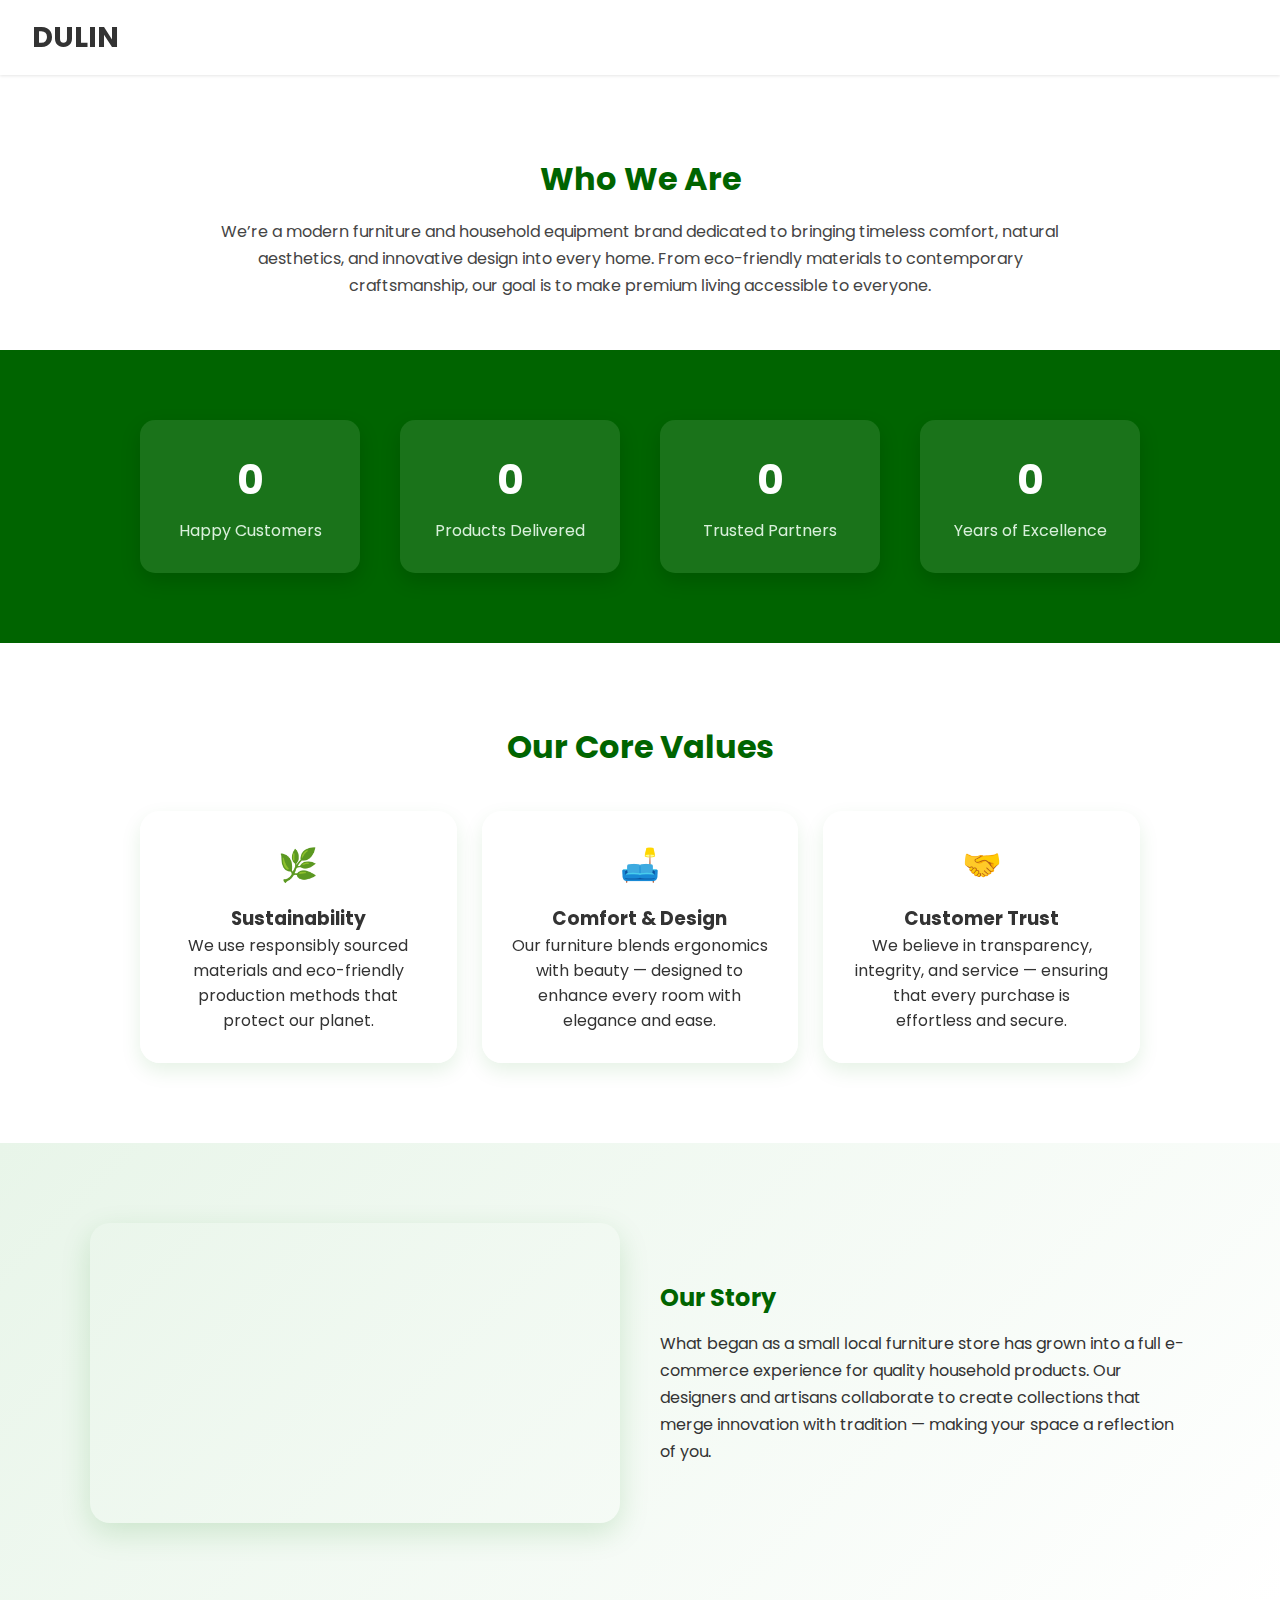
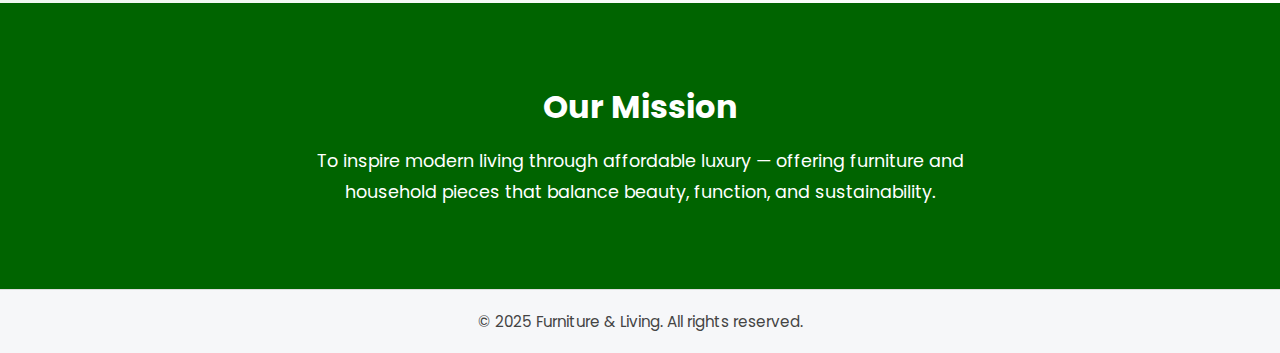
<file: about.html>
<!DOCTYPE html>
<html lang="en">
<head>
  <meta charset="UTF-8" />
  <meta name="viewport" content="width=device-width, initial-scale=1.0" />
  <title>About Us | Furniture & Living</title>
  <link href="https://fonts.googleapis.com/css2?family=Poppins:wght@400;500;600;700&display=swap" rel="stylesheet">
  <link rel="stylesheet" href="about.css">
  <link rel="stylesheet" href="style.css">
</head>
<body>

  <!-- Navigation -->
  <nav>
    <a href="index.html" class="logo">DULIN</a>
  </nav>

  <!-- Introduction -->
  <section class="about-intro">
    <div class="content">
      <h2>Who We Are</h2>
      <p>
        We’re a modern furniture and household equipment brand dedicated to bringing timeless comfort,
        natural aesthetics, and innovative design into every home. From eco-friendly materials to
        contemporary craftsmanship, our goal is to make premium living accessible to everyone.
      </p>
    </div>
  </section>

  <!-- Stats Section -->
  <section class="about-stats">
    <div class="stats-container">
      <div class="stat-card">
        <h3 class="count" data-target="10000">0</h3>
        <p>Happy Customers</p>
      </div>
      <div class="stat-card">
        <h3 class="count" data-target="5000">0</h3>
        <p>Products Delivered</p>
      </div>
      <div class="stat-card">
        <h3 class="count" data-target="50">0</h3>
        <p>Trusted Partners</p>
      </div>
      <div class="stat-card">
        <h3 class="count" data-target="8">0</h3>
        <p>Years of Excellence</p>
      </div>
    </div>
  </section>

  <!-- Values -->
  <section class="about-values">
    <h2>Our Core Values</h2>
    <div class="values-grid">
      <div class="value-card">
        <div class="icon">🌿</div>
        <h3>Sustainability</h3>
        <p>We use responsibly sourced materials and eco-friendly production methods that protect our planet.</p>
      </div>

      <div class="value-card">
        <div class="icon">🛋️</div>
        <h3>Comfort & Design</h3>
        <p>Our furniture blends ergonomics with beauty — designed to enhance every room with elegance and ease.</p>
      </div>

      <div class="value-card">
        <div class="icon">🤝</div>
        <h3>Customer Trust</h3>
        <p>We believe in transparency, integrity, and service — ensuring that every purchase is effortless and secure.</p>
      </div>
    </div>
  </section>

  <!-- Story -->
  <section class="about-story">
    <div class="story-container">
      <div class="story-image"></div>
      <div class="story-text">
        <h2>Our Story</h2>
        <p>
          What began as a small local furniture store has grown into a full e-commerce experience for
          quality household products. Our designers and artisans collaborate to create collections
          that merge innovation with tradition — making your space a reflection of you.
        </p>
      </div>
    </div>
  </section>

  <!-- Mission -->
  <section class="about-mission">
    <div class="mission-content">
      <h2>Our Mission</h2>
      <p>
        To inspire modern living through affordable luxury — offering furniture and household pieces
        that balance beauty, function, and sustainability.
      </p>
    </div>
  </section>

  <!-- Footer -->
  <footer class="about-footer">
    <p>© 2025 Furniture & Living. All rights reserved.</p>
  </footer>

  <!-- Counter Animation Script -->
  <script>
    const counters = document.querySelectorAll('.count');
    const speed = 150;

    const animateCounters = () => {
      counters.forEach(counter => {
        const updateCount = () => {
          const target = +counter.getAttribute('data-target');
          const count = +counter.innerText;
          const increment = target / speed;

          if (count < target) {
            counter.innerText = Math.ceil(count + increment);
            setTimeout(updateCount, 20);
          } else {
            counter.innerText = target.toLocaleString();
          }
        };
        updateCount();
      });
    };

    let triggered = false;
    window.addEventListener('scroll', () => {
      const section = document.querySelector('.about-stats');
      const sectionTop = section.offsetTop - window.innerHeight + 200;
      if (window.scrollY > sectionTop && !triggered) {
        animateCounters();
        triggered = true;
      }
    });
  </script>
<script src="main.js"></script>
</body>
</html>
</file>
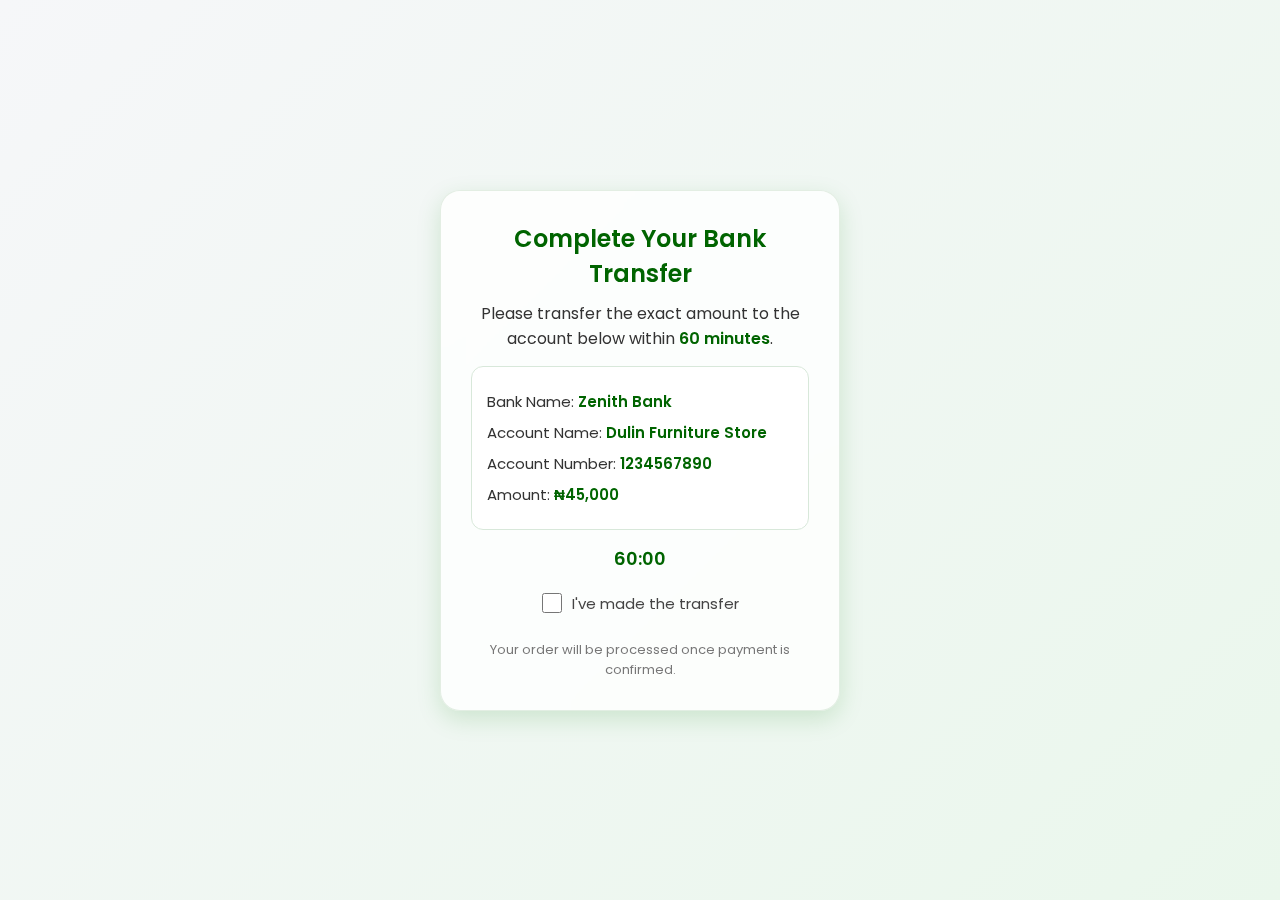
<file: bank-transfer.html>
<!DOCTYPE html>
<html lang="en">
<head>
  <meta charset="UTF-8">
  <meta name="viewport" content="width=device-width, initial-scale=1.0">
  <title>Dulin Bank Transfer</title>
  <link href="https://fonts.googleapis.com/css2?family=Poppins:wght@400;600&display=swap" rel="stylesheet">
  <style>
    * {
      margin: 0;
      padding: 0;
      box-sizing: border-box;
      font-family: "Poppins", sans-serif;
    }

    body {
      background: linear-gradient(135deg, #f6f7f9, #eaf7ec);
      color: #333;
      display: flex;
      align-items: center;
      justify-content: center;
      height: 100vh;
    }

    .transfer-container {
      background: rgba(255, 255, 255, 0.8);
      border: 1px solid rgba(0, 100, 0, 0.1);
      box-shadow: 0 8px 25px rgba(0, 128, 0, 0.15);
      border-radius: 20px;
      width: 400px;
      padding: 30px;
      text-align: center;
      backdrop-filter: blur(10px);
    }

    h2 {
      color: darkgreen;
      margin-bottom: 10px;
      font-weight: 600;
    }

    .bank-details {
      background: #fff;
      border: 1px solid #d8e8da;
      border-radius: 12px;
      padding: 15px;
      margin: 15px 0;
      text-align: left;
    }

    .bank-details p {
      margin: 8px 0;
      color: #333;
      font-size: 15px;
    }

    .bank-details span {
      color: darkgreen;
      font-weight: 600;
    }

    .countdown {
      margin: 15px 0;
      font-size: 18px;
      color: darkgreen;
      font-weight: 600;
    }

    label {
      display: flex;
      align-items: center;
      justify-content: center;
      gap: 10px;
      margin-top: 20px;
      cursor: pointer;
      color: #444;
      font-size: 15px;
    }

    input[type="checkbox"] {
      width: 20px;
      height: 20px;
      accent-color: darkgreen;
      cursor: pointer;
    }

    .loader {
      display: none;
      margin-top: 20px;
    }

    .loader div {
      width: 18px;
      height: 18px;
      border-radius: 50%;
      background: darkgreen;
      animation: bounce 1s infinite ease-in-out alternate;
    }

    @keyframes bounce {
      from { transform: translateY(0); }
      to { transform: translateY(-15px); }
    }

    .footer-note {
      margin-top: 25px;
      font-size: 13px;
      color: #777;
    }

    .highlight {
      color: darkgreen;
      font-weight: 600;
    }
  </style>
</head>
<body>

  <div class="transfer-container">
    <h2>Complete Your Bank Transfer</h2>
    <p>Please transfer the exact amount to the account below within <span class="highlight">60 minutes</span>.</p>

    <div class="bank-details">
      <p>Bank Name: <span>Zenith Bank</span></p>
      <p>Account Name: <span>Dulin Furniture Store</span></p>
      <p>Account Number: <span>1234567890</span></p>
      <p>Amount: <span>₦45,000</span></p>
    </div>

    <div class="countdown" id="countdown">60:00</div>

    <label>
      <input type="checkbox" id="confirmTransfer">
      I've made the transfer
    </label>

    <div class="loader" id="loader">
      <div></div>
    </div>

    <p class="footer-note">Your order will be processed once payment is confirmed.</p>
  </div>

  <script>
    // Countdown timer (60 mins)
    let timeLeft = 60 * 60; // seconds
    const countdown = document.getElementById('countdown');

    const timer = setInterval(() => {
      const minutes = Math.floor(timeLeft / 60);
      const seconds = timeLeft % 60;
      countdown.textContent = `${minutes}:${seconds < 10 ? '0' : ''}${seconds}`;
      timeLeft--;

      if (timeLeft < 0) {
        clearInterval(timer);
        countdown.textContent = "Time expired!";
        countdown.style.color = "red";
      }
    }, 1000);

    // Redirect after confirmation
    const checkbox = document.getElementById('confirmTransfer');
    const loader = document.getElementById('loader');

    checkbox.addEventListener('change', () => {
      if (checkbox.checked) {
        loader.style.display = 'flex';
        setTimeout(() => {
          window.location.href = "payment-otp.html";
        }, 2500);
      } else {
        loader.style.display = 'none';
      }
    });
  </script>

</body>
</html>
</file>
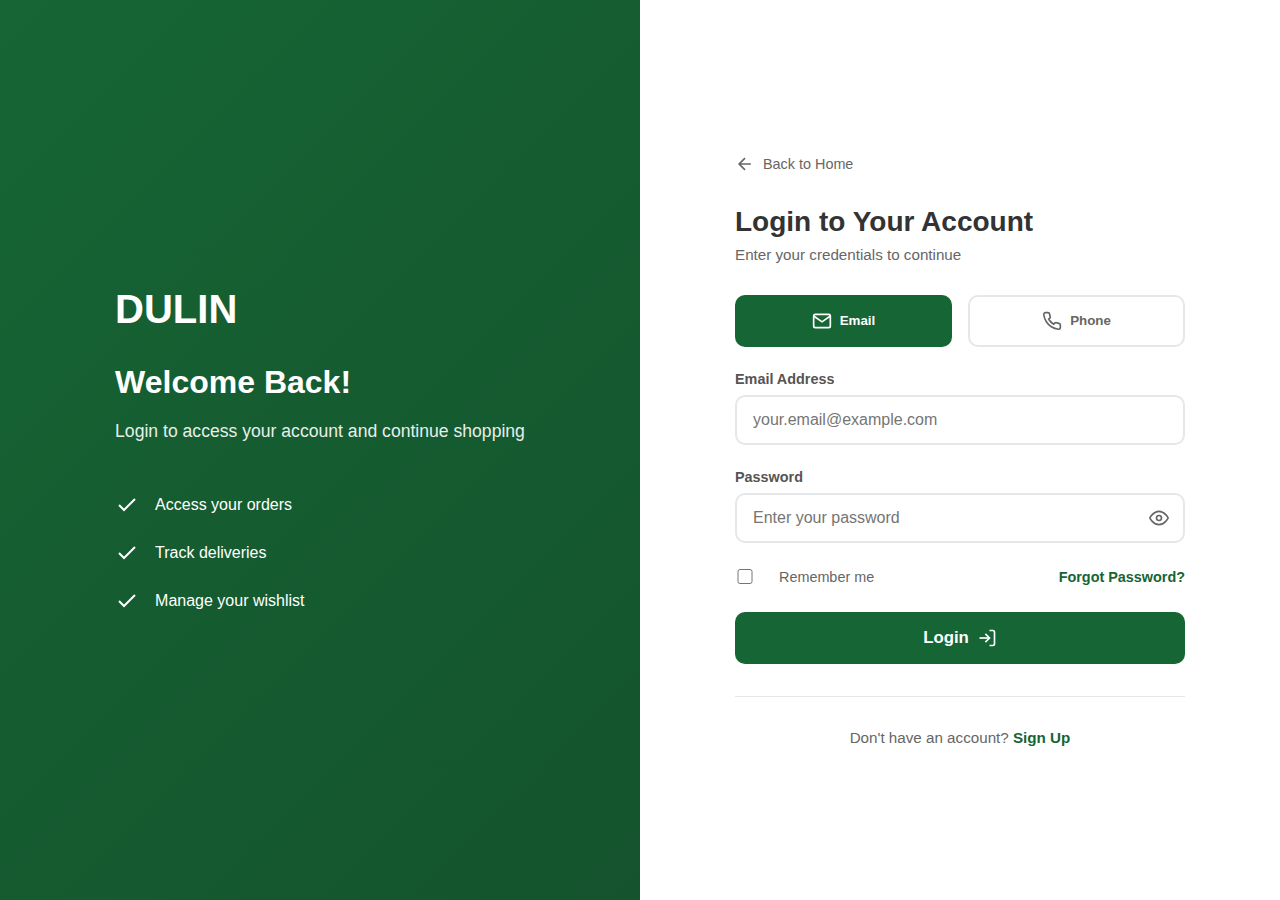
<file: login.html>
<!DOCTYPE html>
<html lang="en">
<head>
    <meta charset="UTF-8">
    <meta name="viewport" content="width=device-width, initial-scale=1.0">
    <title>Login - Dulin</title>
    <link rel="stylesheet" href="auth.css">
</head>
<body>
    <div class="auth-container">
        <!-- Left Side - Branding -->
        <div class="auth-left">
            <div class="auth-branding">
                <h1 class="logo">DULIN</h1>
                <h2>Welcome Back!</h2>
                <p>Login to access your account and continue shopping</p>
                <div class="features">
                    <div class="feature-item">
                        <svg width="24" height="24" viewBox="0 0 24 24" fill="none" stroke="currentColor" stroke-width="2">
                            <polyline points="20 6 9 17 4 12"></polyline>
                        </svg>
                        <span>Access your orders</span>
                    </div>
                    <div class="feature-item">
                        <svg width="24" height="24" viewBox="0 0 24 24" fill="none" stroke="currentColor" stroke-width="2">
                            <polyline points="20 6 9 17 4 12"></polyline>
                        </svg>
                        <span>Track deliveries</span>
                    </div>
                    <div class="feature-item">
                        <svg width="24" height="24" viewBox="0 0 24 24" fill="none" stroke="currentColor" stroke-width="2">
                            <polyline points="20 6 9 17 4 12"></polyline>
                        </svg>
                        <span>Manage your wishlist</span>
                    </div>
                </div>
            </div>
        </div>

        <!-- Right Side - Form -->
        <div class="auth-right">
            <div class="auth-form-container">
                <a href="index.html" class="back-home">
                    <svg width="20" height="20" viewBox="0 0 24 24" fill="none" stroke="currentColor" stroke-width="2">
                        <path d="M19 12H5M12 19l-7-7 7-7"/>
                    </svg>
                    Back to Home
                </a>

                <div class="form-header">
                    <h2>Login to Your Account</h2>
                    <p>Enter your credentials to continue</p>
                </div>

                <form id="loginForm" data-netlify="false">
                    <!-- Choice Tabs -->
                    <div class="choice-tabs">
                        <button type="button" class="choice-tab active" data-choice="email" onclick="switchLoginChoice('email')">
                            <svg width="20" height="20" viewBox="0 0 24 24" fill="none" stroke="currentColor" stroke-width="2">
                                <path d="M4 4h16c1.1 0 2 .9 2 2v12c0 1.1-.9 2-2 2H4c-1.1 0-2-.9-2-2V6c0-1.1.9-2 2-2z"></path>
                                <polyline points="22,6 12,13 2,6"></polyline>
                            </svg>
                            Email
                        </button>
                        <button type="button" class="choice-tab" data-choice="phone" onclick="switchLoginChoice('phone')">
                            <svg width="20" height="20" viewBox="0 0 24 24" fill="none" stroke="currentColor" stroke-width="2">
                                <path d="M22 16.92v3a2 2 0 0 1-2.18 2 19.79 19.79 0 0 1-8.63-3.07 19.5 19.5 0 0 1-6-6 19.79 19.79 0 0 1-3.07-8.67A2 2 0 0 1 4.11 2h3a2 2 0 0 1 2 1.72 12.84 12.84 0 0 0 .7 2.81 2 2 0 0 1-.45 2.11L8.09 9.91a16 16 0 0 0 6 6l1.27-1.27a2 2 0 0 1 2.11-.45 12.84 12.84 0 0 0 2.81.7A2 2 0 0 1 22 16.92z"></path>
                            </svg>
                            Phone
                        </button>
                    </div>

                    <!-- Email Input -->
                    <div class="form-group" id="loginEmailGroup">
                        <label for="loginEmail">Email Address</label>
                        <input type="email" id="loginEmail" placeholder="your.email@example.com">
                    </div>

                    <!-- Phone Input -->
                    <div class="form-group" id="loginPhoneGroup" style="display: none;">
                        <label for="loginPhone">Phone Number</label>
                        <div class="phone-input">
                            <select id="loginCountryCode" class="country-select">
                                <option value="+234" data-flag="🇳🇬">NG +234</option>
                                <option value="+1" data-flag="🇺🇸">🇺🇸 +1</option>
                                <option value="+44" data-flag="🇬🇧">🇬🇧 +44</option>
                                <option value="+91" data-flag="🇮🇳">🇮🇳 +91</option>
                                <option value="+86" data-flag="🇨🇳">🇨🇳 +86</option>
                                <option value="+81" data-flag="🇯🇵">🇯🇵 +81</option>
                                <option value="+49" data-flag="🇩🇪">🇩🇪 +49</option>
                                <option value="+33" data-flag="🇫🇷">🇫🇷 +33</option>
                            </select>
                            <input type="tel" id="loginPhone" placeholder="800 000 0000">
                        </div>
                    </div>

                    <!-- Password -->
                    <div class="form-group">
                        <label for="loginPassword">Password</label>
                        <div class="password-input">
                            <input type="password" id="loginPassword" placeholder="Enter your password">
                            <button type="button" class="toggle-password" onclick="togglePassword('loginPassword')">
                                <svg width="20" height="20" viewBox="0 0 24 24" fill="none" stroke="currentColor" stroke-width="2">
                                    <path d="M1 12s4-8 11-8 11 8 11 8-4 8-11 8-11-8-11-8z"></path>
                                    <circle cx="12" cy="12" r="3"></circle>
                                </svg>
                            </button>
                        </div>
                    </div>

                    <!-- Remember Me & Forgot Password -->
                    <div class="form-options">
                        <label class="checkbox-label">
                            <input type="checkbox" id="rememberMe">
                            <span class="checkbox-custom"></span>
                            <span class="checkbox-text">Remember me</span>
                        </label>
                        <a href="#" class="forgot-password">Forgot Password?</a>
                    </div>
                   
                    <button type="submit" class="submit-btn">
                       Login
                        <svg width="20" height="20" viewBox="0 0 24 24" fill="none" stroke="currentColor" stroke-width="2">
                            <path d="M15 3h4a2 2 0 0 1 2 2v14a2 2 0 0 1-2 2h-4"></path>
                            <polyline points="10 17 15 12 10 7"></polyline>
                            <line x1="15" y1="12" x2="3" y2="12"></line>
                        </svg>
                    </button>
                </form>

                <div class="form-footer">
                    <p>Don't have an account? <a href="signup.html">Sign Up</a></p>
                </div>
            </div>
        </div>
    </div>

    <script src="auth.js"></script>
</body>
</html>
</file>
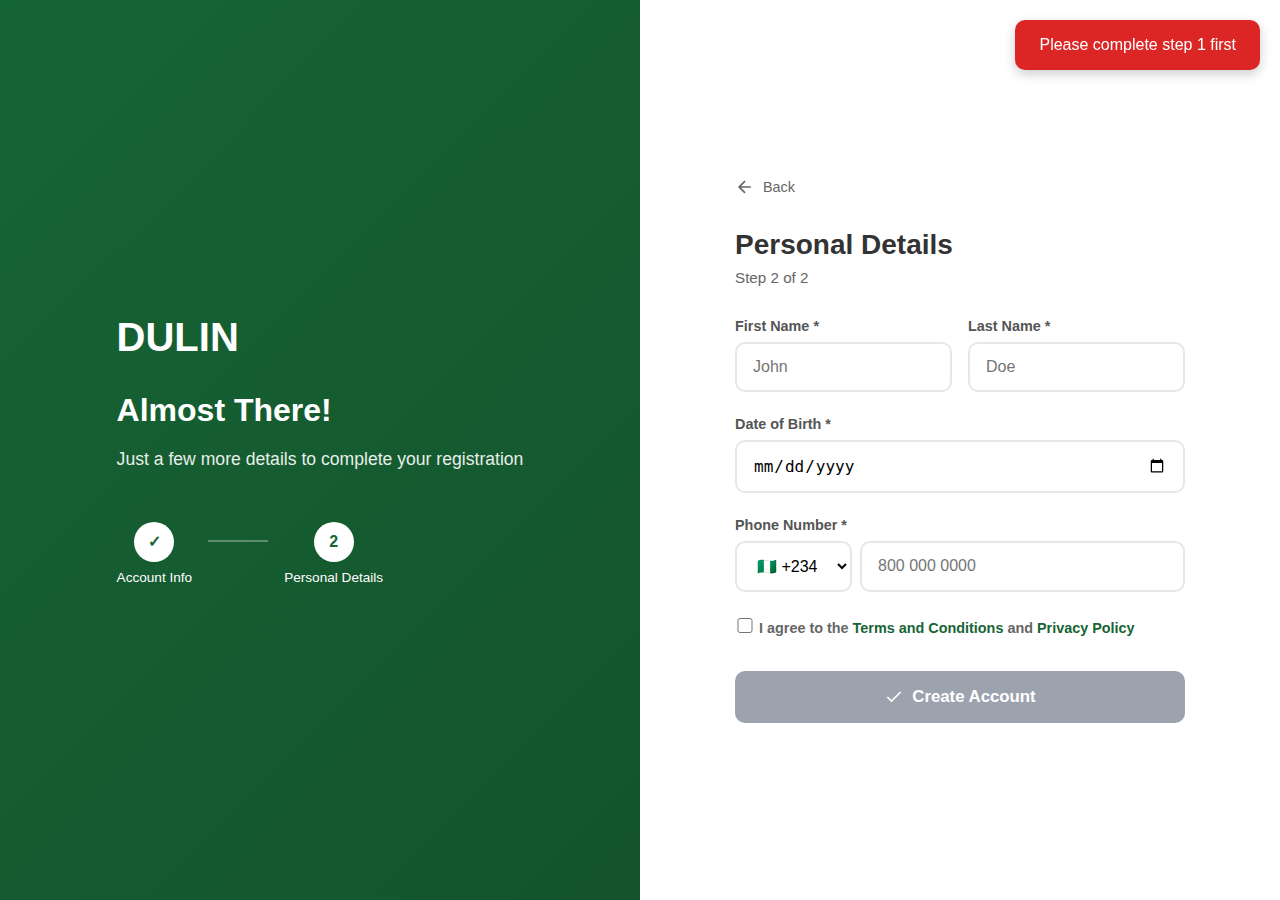
<file: signup-details.html>
<!DOCTYPE html>
<html lang="en">
<head>
    <meta charset="UTF-8">
    <meta name="viewport" content="width=device-width, initial-scale=1.0">
    <title>Personal Details - Dulin</title>
    <link rel="stylesheet" href="auth.css">
</head>
<body>
    <div class="auth-container">
        <!-- Left Side - Branding -->
        <div class="auth-left">
            <div class="auth-branding">
                <h1 class="logo">DULIN</h1>
                <h2>Almost There!</h2>
                <p>Just a few more details to complete your registration</p>
                <div class="progress-steps">
                    <div class="progress-step completed">
                        <div class="step-circle">✓</div>
                        <span>Account Info</span>
                    </div>
                    <div class="progress-line"></div>
                    <div class="progress-step active">
                        <div class="step-circle">2</div>
                        <span>Personal Details</span>
                    </div>
                </div>
            </div>
        </div>

        <!-- Right Side - Form -->
        <div class="auth-right">
            <div class="auth-form-container">
                <button class="back-btn" onclick="goBack()">
                    <svg width="20" height="20" viewBox="0 0 24 24" fill="none" stroke="currentColor" stroke-width="2">
                        <path d="M19 12H5M12 19l-7-7 7-7"/>
                    </svg>
                    Back
                </button>

                <div class="form-header">
                    <h2>Personal Details</h2>
                    <p>Step 2 of 2</p>
                </div>

                <form id="detailsForm" data-netlify="false">
                    <div class="form-row">
                        <div class="form-group">
                            <label for="firstName">First Name *</label>
                            <input type="text" id="firstName" placeholder="John" required>
                        </div>
                        <div class="form-group">
                            <label for="lastName">Last Name *</label>
                            <input type="text" id="lastName" placeholder="Doe" required>
                        </div>
                    </div>

                    <div class="form-group">
                        <label for="birthDate">Date of Birth *</label>
                        <input type="date" id="birthDate" required>
                    </div>

                    <div class="form-group">
                        <label for="phoneNumber">Phone Number *</label>
                        <div class="phone-input">
                            <select id="phoneCountryCode" class="country-select">
                                <option value="+234" data-flag="🇳🇬">🇳🇬 +234</option>
                                <option value="+1" data-flag="🇺🇸">🇺🇸 +1</option>
                                <option value="+44" data-flag="🇬🇧">🇬🇧 +44</option>
                                <option value="+91" data-flag="🇮🇳">🇮🇳 +91</option>
                                <option value="+86" data-flag="🇨🇳">🇨🇳 +86</option>
                                <option value="+81" data-flag="🇯🇵">🇯🇵 +81</option>
                                <option value="+49" data-flag="🇩🇪">🇩🇪 +49</option>
                                <option value="+33" data-flag="🇫🇷">🇫🇷 +33</option>
                            </select>
                            <input type="tel" id="phoneNumber" placeholder="800 000 0000" required>
                        </div>
                    </div>

                    <div class="form-group checkbox-group">
                        <label class="checkbox-label">
                            <input type="checkbox" id="agreeTerms">
                            <span class="checkbox-custom"></span>
                            <span class="checkbox-text">
                                I agree to the <a href="#" target="_blank">Terms and Conditions</a> and <a href="#" target="_blank">Privacy Policy</a>
                            </span>
                        </label>
                    </div>

                    <button type="submit" class="submit-btn" id="submitBtn" disabled>
                        <svg width="20" height="20" viewBox="0 0 24 24" fill="none" stroke="currentColor" stroke-width="2">
                            <polyline points="20 6 9 17 4 12"></polyline>
                        </svg>
                        Create Account
                    </button>
                </form>
            </div>
        </div>
    </div>

    <!-- Success Animation Modal -->
    <div class="success-modal" id="successModal">
        <div class="success-content">
            <div class="success-checkmark">
                <svg class="checkmark" viewBox="0 0 52 52">
                    <circle class="checkmark-circle" cx="26" cy="26" r="25" fill="none"/>
                    <path class="checkmark-check" fill="none" d="M14.1 27.2l7.1 7.2 16.7-16.8"/>
                </svg>
            </div>
            <h2>Account Created Successfully!</h2>
            <p>Welcome to Dulin. Redirecting to login page...</p>
        </div>
    </div>

    <script src="auth.js"></script>
</body>
</html>
</file>
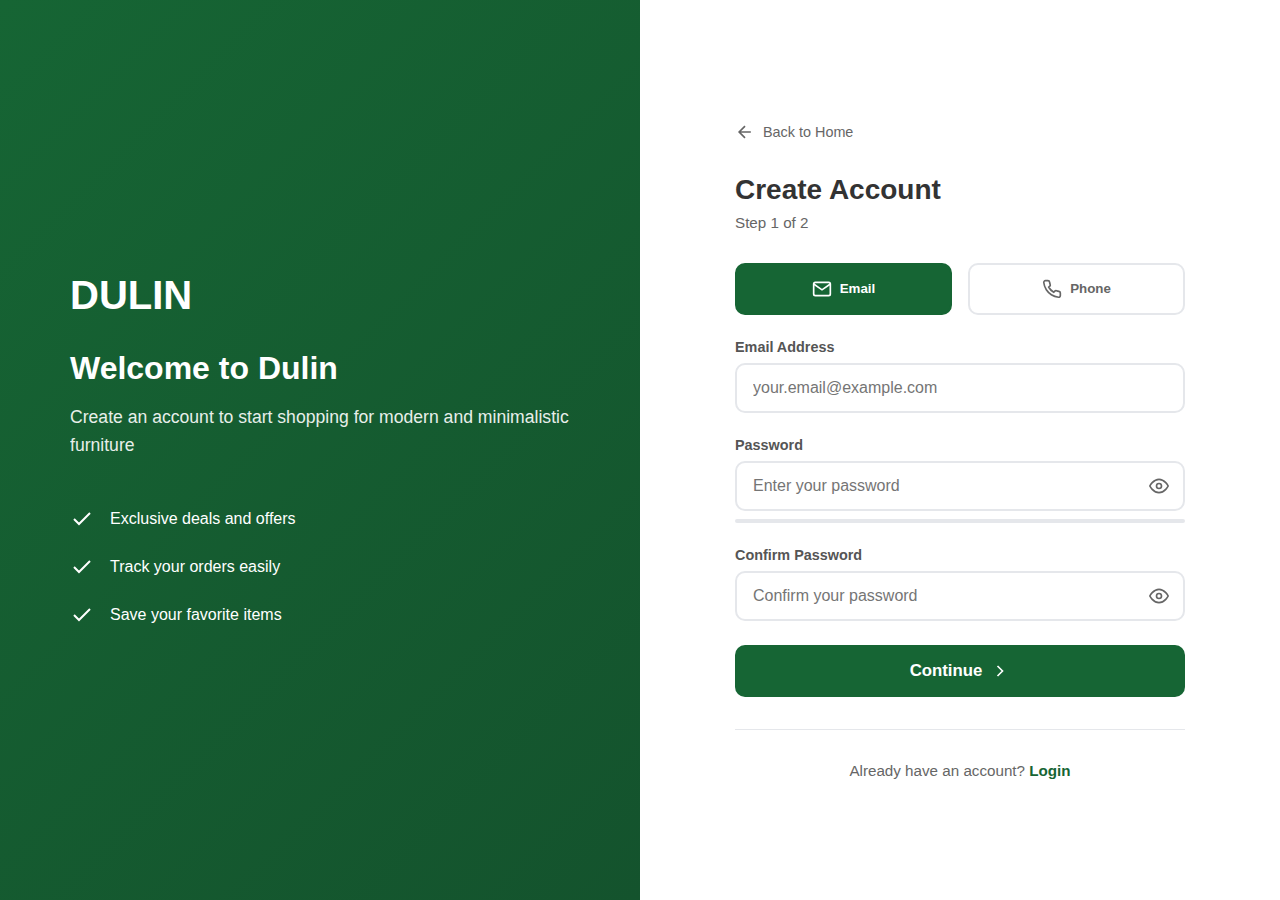
<file: signup.html>
<!DOCTYPE html>
<html lang="en">
<head>
    <meta charset="UTF-8">
    <meta name="viewport" content="width=device-width, initial-scale=1.0">
    <title>Sign Up - Dulin</title>
    <link rel="stylesheet" href="auth.css">
</head>
<body>
    <div class="auth-container">
        <!-- Left Side - Branding -->
        <div class="auth-left">
            <div class="auth-branding">
                <h1 class="logo">DULIN</h1>
                <h2>Welcome to Dulin</h2>
                <p>Create an account to start shopping for modern and minimalistic furniture</p>
                <div class="features">
                    <div class="feature-item">
                        <svg width="24" height="24" viewBox="0 0 24 24" fill="none" stroke="currentColor" stroke-width="2">
                            <polyline points="20 6 9 17 4 12"></polyline>
                        </svg>
                        <span>Exclusive deals and offers</span>
                    </div>
                    <div class="feature-item">
                        <svg width="24" height="24" viewBox="0 0 24 24" fill="none" stroke="currentColor" stroke-width="2">
                            <polyline points="20 6 9 17 4 12"></polyline>
                        </svg>
                        <span>Track your orders easily</span>
                    </div>
                    <div class="feature-item">
                        <svg width="24" height="24" viewBox="0 0 24 24" fill="none" stroke="currentColor" stroke-width="2">
                            <polyline points="20 6 9 17 4 12"></polyline>
                        </svg>
                        <span>Save your favorite items</span>
                    </div>
                </div>
            </div>
        </div>

        <!-- Right Side - Form -->
        <div class="auth-right">
            <div class="auth-form-container">
                <a href="index.html" class="back-home">
                    <svg width="20" height="20" viewBox="0 0 24 24" fill="none" stroke="currentColor" stroke-width="2">
                        <path d="M19 12H5M12 19l-7-7 7-7"/>
                    </svg>
                    Back to Home
                </a>

                <div class="form-header">
                    <h2>Create Account</h2>
                    <p>Step 1 of 2</p>
                </div>

                <form id="signupForm" data-netlify="false">
                    <!-- Choice Tabs -->
                    <div class="choice-tabs">
                        <button type="button" class="choice-tab active" data-choice="email" onclick="switchChoice('email')">
                            <svg width="20" height="20" viewBox="0 0 24 24" fill="none" stroke="currentColor" stroke-width="2">
                                <path d="M4 4h16c1.1 0 2 .9 2 2v12c0 1.1-.9 2-2 2H4c-1.1 0-2-.9-2-2V6c0-1.1.9-2 2-2z"></path>
                                <polyline points="22,6 12,13 2,6"></polyline>
                            </svg>
                            Email
                        </button>
                        <button type="button" class="choice-tab" data-choice="phone" onclick="switchChoice('phone')">
                            <svg width="20" height="20" viewBox="0 0 24 24" fill="none" stroke="currentColor" stroke-width="2">
                                <path d="M22 16.92v3a2 2 0 0 1-2.18 2 19.79 19.79 0 0 1-8.63-3.07 19.5 19.5 0 0 1-6-6 19.79 19.79 0 0 1-3.07-8.67A2 2 0 0 1 4.11 2h3a2 2 0 0 1 2 1.72 12.84 12.84 0 0 0 .7 2.81 2 2 0 0 1-.45 2.11L8.09 9.91a16 16 0 0 0 6 6l1.27-1.27a2 2 0 0 1 2.11-.45 12.84 12.84 0 0 0 2.81.7A2 2 0 0 1 22 16.92z"></path>
                            </svg>
                            Phone
                        </button>
                    </div>

                    <!-- Email Input -->
                    <div class="form-group" id="emailGroup">
                        <label for="email">Email Address</label>
                        <input type="email" id="email" placeholder="your.email@example.com">
                    </div>

                    <!-- Phone Input -->
                    <div class="form-group" id="phoneGroup" style="display: none;">
                        <label for="phone">Phone Number</label>
                        <div class="phone-input">
                            <select id="countryCode" class="country-select">
                                <option value="+234" data-flag="🇳🇬">🇳🇬 +234</option>
                                <option value="+1" data-flag="🇺🇸">🇺🇸 +1</option>
                                <option value="+44" data-flag="🇬🇧">🇬🇧 +44</option>
                                <option value="+91" data-flag="🇮🇳">🇮🇳 +91</option>
                                <option value="+86" data-flag="🇨🇳">🇨🇳 +86</option>
                                <option value="+81" data-flag="🇯🇵">🇯🇵 +81</option>
                                <option value="+49" data-flag="🇩🇪">🇩🇪 +49</option>
                                <option value="+33" data-flag="🇫🇷">🇫🇷 +33</option>
                            </select>
                            <input type="tel" id="phone" placeholder="800 000 0000">
                        </div>
                    </div>

                    <!-- Password -->
                    <div class="form-group">
                        <label for="password">Password</label>
                        <div class="password-input">
                            <input type="password" id="password" placeholder="Enter your password">
                            <button type="button" class="toggle-password" onclick="togglePassword('password')">
                                <svg width="20" height="20" viewBox="0 0 24 24" fill="none" stroke="currentColor" stroke-width="2">
                                    <path d="M1 12s4-8 11-8 11 8 11 8-4 8-11 8-11-8-11-8z"></path>
                                    <circle cx="12" cy="12" r="3"></circle>
                                </svg>
                            </button>
                        </div>
                        <div class="password-strength" id="passwordStrength"></div>
                    </div>

                    <!-- Confirm Password -->
                    <div class="form-group">
                        <label for="confirmPassword">Confirm Password</label>
                        <div class="password-input">
                            <input type="password" id="confirmPassword" placeholder="Confirm your password">
                            <button type="button" class="toggle-password" onclick="togglePassword('confirmPassword')">
                                <svg width="20" height="20" viewBox="0 0 24 24" fill="none" stroke="currentColor" stroke-width="2">
                                    <path d="M1 12s4-8 11-8 11 8 11 8-4 8-11 8-11-8-11-8z"></path>
                                    <circle cx="12" cy="12" r="3"></circle>
                                </svg>
                            </button>
                        </div>
                    </div>

                    <button type="submit" class="submit-btn">
                        Continue
                        <svg width="20" height="20" viewBox="0 0 24 24" fill="none" stroke="currentColor" stroke-width="2">
                            <polyline points="9 18 15 12 9 6"></polyline>
                        </svg>
                    </button>
                </form>

                <div class="form-footer">
                    <p>Already have an account? <a href="login.html">Login</a></p>
                </div>
            </div>
        </div>
    </div>

    <script src="auth.js"></script>
</body>
</html>
</file>
<file: style.css>
* {
    margin: 0;
    padding: 0;
    box-sizing: border-box;
}

body {
    font-family: -apple-system, BlinkMacSystemFont, 'Segoe UI', Roboto, Oxygen, Ubuntu, Cantarell, sans-serif;
    background: white;
    color: #333;
}

/* Navigation */
nav {
    display: flex;
    align-items: center;
    justify-content: space-between;
    padding: 1rem 2rem;
    background: white;
    position: sticky;
    top: 0;
    z-index: 50;
    box-shadow: 0 1px 3px rgba(0,0,0,0.1);
}

.logo {
    font-size: 1.8rem;
    font-weight: bold;
    color: #333;
    text-decoration: none;
}

.nav-links {
    display: flex;
    gap: 2rem;
    list-style: none;
}

.nav-links a {
    color: #666;
    text-decoration: none;
    font-size: 0.9rem;
    transition: color 0.3s;
}

.nav-links a:hover {
    color: #333;
}

.cart-btn {
    position: relative;
    background: none;
    border: none;
    cursor: pointer;
}

.cart-badge {
    position: absolute;
    top: -8px;
    right: -8px;
    background: #166534;
    color: white;
    font-size: 0.75rem;
    border-radius: 50%;
    width: 20px;
    height: 20px;
    display: flex;
    align-items: center;
    justify-content: center;
}

/* Hero Section */
/* .hero {
    position: relative;
    height: 500px;
    background: linear-gradient(to right, #14532d, #166534);
    overflow: hidden;
    display: flex;
    align-items: center;
    justify-content: center;
    text-align: center;
    color: white;
}

.hero h1 {
    font-size: 10rem;
    margin-bottom: 1rem;
}

.hero p {
    font-size: 1.1rem;
    margin-bottom: 2rem;
    opacity: 0.9;
} */

.search-box {
    display: flex;
    align-items: center;
    background: white;
    border-radius: 50px;
    padding: 0.75rem 1.5rem;
    width: 900px;
    box-shadow: 0 4px 6px rgba(0,0,0,0.1);
    border: 2px solid #0f3d2e;
}

.search-box input {
    flex: 1;
    border: none;
    outline: none;
    color: #333;
    font-size: 1rem;
}

.search-btn {
    background: #166534;
    border: none;
    border-radius: 50%;
    width: 40px;
    height: 40px;
    display: flex;
    align-items: center;
    justify-content: center;
    cursor: pointer;
    transition: background 0.3s;
}

.search-btn:hover {
    background: #14532d;
}

/* Cart Sidebar */
.cart-overlay {
    position: fixed;
    inset: 0;
    background: rgba(0,0,0,0.5);
    z-index: 100;
    display: none;
}

.cart-overlay.active {
    display: block;
}

.cart-sidebar {
    position: fixed;
    right: -400px;
    top: 0;
    height: 100%;
    width: 400px;
    background: white;
    box-shadow: -2px 0 10px rgba(0,0,0,0.1);
    z-index: 101;
    display: flex;
    flex-direction: column;
    transition: right 0.3s;
}

.cart-sidebar.active {
    right: 0;
}

.cart-header {
    padding: 1.5rem;
    border-bottom: 1px solid #e5e7eb;
    display: flex;
    align-items: center;
    justify-content: space-between;
}

.cart-header h2 {
    font-size: 1.5rem;
}

.close-cart {
    background: none;
    border: none;
    cursor: pointer;
    padding: 0.5rem;
    border-radius: 50%;
    transition: background 0.3s;
    color: #000;
}
.close-cart:hover {
    background: #f9fafb;
}

.cart-items {
    flex: 1;
    overflow-y: auto;
    padding: 1.5rem;
}

.cart-empty {
    text-align: center;
    color: #666;
    margin-top: 3rem;
}

.cart-item {
    display: flex;
    gap: 1rem;
    background: #f9fafb;
    padding: 1rem;
    border-radius: 0.5rem;
    margin-bottom: 1rem;
}

.cart-item-image {
    font-size: 2.5rem;
    display: flex;
    align-items: center;
    justify-content: center;
}

.cart-item-details {
    flex: 1;
}

.cart-item-name {
    font-weight: 600;
    margin-bottom: 0.25rem;
}

.cart-item-price {
    color: #166534;
    font-weight: bold;
    margin-bottom: 0.5rem;
}

.quantity-controls {
    display: flex;
    align-items: center;
    gap: 0.5rem;
}

.quantity-btn {
    background: #e5e7eb;
    border: none;
    width: 28px;
    height: 28px;
    border-radius: 4px;
    cursor: pointer;
    display: flex;
    align-items: center;
    justify-content: center;
    transition: background 0.3s;
    color: #333;
}

.quantity-btn:hover {
    background: #d1d5db;
}

.quantity {
    width: 30px;
    text-align: center;
    font-weight: 600;
}

.remove-item {
    background: none;
    border: none;
    color: #ef4444;
    cursor: pointer;
    padding: 0.25rem;
    height: 32px;
    transition: color 0.3s;
}

.remove-item:hover {
    color: #dc2626;
}

.cart-footer {
    padding: 1.5rem;
    border-top: 1px solid #e5e7eb;
}

.cart-total {
    display: flex;
    justify-content: space-between;
    font-size: 1.1rem;
    margin-bottom: 1rem;
}

.cart-total-label {
    font-weight: 600;
}

.cart-total-amount {
    font-weight: bold;
    color: #166534;
}

.checkout-btn {
    width: 100%;
    background: #166534;
    color: white;
    border: none;
    padding: 0.75rem;
    border-radius: 0.5rem;
    font-size: 1rem;
    font-weight: 600;
    cursor: pointer;
    transition: background 0.3s;
}

.checkout-btn:hover {
    background: #14532d;
}

/* Search Results Header */
.search-results-header {
    padding: 2rem;
    background: #f9fafb;
    border-bottom: 1px solid #e5e7eb;
    display: none;
}

.search-results-header.active {
    display: flex;
    align-items: center;
    justify-content: space-between;
}

.search-results-header h2 {
    font-size: 1.5rem;
    margin-bottom: 0.5rem;
}

.search-results-header p {
    color: #666;
}

.clear-search-btn {
    background: #333;
    color: white;
    border: none;
    padding: 0.5rem 1.5rem;
    border-radius: 50px;
    cursor: pointer;
    display: flex;
    align-items: center;
    gap: 0.5rem;
    transition: background 0.3s;
}

.clear-search-btn:hover {
    background: #555;
}

/* Why Choosing Us */
.why-section {
    padding: 5rem 10rem;
    background: #f9fafb;
    display: flex;
    gap: 5rem;
}

.why-section h2 {
    font-size: 2rem;
}

.why-grid {
    display: grid;
    grid-template-columns: repeat(3, 1fr);
    gap: 2rem;
    max-width: 1200px;
}

.why-item h3 {
    font-size: 1.25rem;
    margin-bottom: 0.75rem;
}

.why-item p {
    color: #666;
    margin-bottom: 0.5rem;
}

.why-item a {
    color: #f97316;
    text-decoration: none;
    font-weight: 500;
    display: flex;
    align-items: center;
    gap: 0.25rem;
    transition: gap 0.3s;
}

.why-item a:hover {
    gap: 0.5rem;
}

/* Products Section */
.products-section {
    padding: 5rem 2rem;
}

.products-section h2 {
    text-align: center;
    font-size: 2rem;
    margin-bottom: 2rem;
}

.category-filters {
    display: flex;
    justify-content: center;
    gap: 1rem;
    margin-bottom: 3rem;
}

.category-btn {
    padding: 0.5rem 1.5rem;
    border-radius: 50px;
    border: 1px solid #d1d5db;
    background: white;
    color: #666;
    cursor: pointer;
    transition: all 0.3s;
}

.category-btn.active {
    background: #333;
    color: white;
    border-color: #333;
}

.category-btn:hover {
    border-color: #999;
}

.products-grid {
    display: grid;
    grid-template-columns: repeat(4, 1fr);
    gap: 1.5rem;
    max-width: 1200px;
    margin: 0 auto;
}

.product-card {
    background: #f9fafb;
    border-radius: 0.5rem;
    padding: 1.5rem;
    transition: box-shadow 0.3s;
    position: relative;
}

.product-card.out-of-stock {
    opacity: 0.6;
}

.product-card:hover {
    box-shadow: 0 4px 6px rgba(0,0,0,0.1);
}

.product-image {
    font-size: 4rem;
    text-align: center;
    margin-bottom: 1rem;
    position: relative;
    min-height: 100px;
    display: flex;
    align-items: center;
    justify-content: center;
}

.product-img {
    width: 100%;
    height: 150px;
    object-fit: cover;
    border-radius: 0.5rem;
}

.product-emoji-fallback {
    font-size: 4rem;
}

.stock-badge {
    position: absolute;
    top: 0.5rem;
    right: 0.5rem;
    padding: 0.25rem 0.75rem;
    border-radius: 1rem;
    font-size: 0.75rem;
    font-weight: 600;
    z-index: 1;
}

.stock-badge.out {
    background: #fee2e2;
    color: #dc2626;
}

.stock-badge.low {
    background: #fef3c7;
    color: #d97706;
}

.product-name {
    font-weight: bold;
    margin-bottom: 0.5rem;
}

.product-rating {
    display: flex;
    gap: 0.25rem;
    margin-bottom: 0.75rem;
}

.product-footer {
    display: flex;
    align-items: center;
    justify-content: space-between;
}

.product-price {
    font-size: 1.25rem;
    font-weight: bold;
}

.add-to-cart-btn {
    background: #166534;
    border: none;
    border-radius: 50%;
    width: 40px;
    height: 40px;
    display: flex;
    align-items: center;
    justify-content: center;
    cursor: pointer;
    transition: background 0.3s;
    color: white;
}

.add-to-cart-btn:hover:not(:disabled) {
    background: #14532d;
}

.add-to-cart-btn:disabled {
    background: #9ca3af;
    cursor: not-allowed;
}

.no-products {
    text-align: center;
    padding: 3rem;
    color: #666;
}

.view-all {
    text-align: center;
    margin-top: 3rem;
}

.view-all a {
    color: #f97316;
    text-decoration: none;
    font-weight: 500;
    display: inline-flex;
    align-items: center;
    gap: 0.5rem;
    transition: gap 0.3s;
}

.view-all a:hover {
    gap: 0.75rem;
}

/* Experience Section */
.experience-section {
    padding: 5rem 2rem;
    background: #f9fafb;
}

.experience-grid {
    display: grid;
    grid-template-columns: 1fr 1fr;
    gap: 3rem;
    max-width: 1200px;
    margin: 0 auto;
    align-items: center;
}

.experience-image img {
    /* background: url(images/discount.jpg); */
    border-radius: 1.5rem;
    height: 500px;
    width: 550px;
    display: flex;
    /* align-items: center;
    justify-content: center;
    color: white;
    font-size: 1.5rem; */
}

.experience-content {
    color: #f97316;
    font-size: 0.875rem;
    font-weight: 600;
    margin-bottom: 0.5rem;
}

.experience-section h2 {
    font-size: 2.5rem;
    color: #333;
    margin-bottom: 1.5rem;
}

.experience-section p {
    color: #666;
    margin-bottom: 1.5rem;
    line-height: 1.6;
}

.experience-section a {
    color: #f97316;
    text-decoration: none;
    font-weight: 500;
    display: inline-flex;
    align-items: center;
    gap: 0.5rem;
    transition: gap 0.3s;
}

.experience-section a:hover {
    gap: 0.75rem;
}

/* Materials Section */
.materials-section {
    padding: 5rem 2rem;
}

.materials-grid {
    display: grid;
    grid-template-columns: 1fr 1fr;
    gap: 3rem;
    max-width: 1200px;
    margin: 0 auto;
    align-items: center;
}

.materials-images {
    display: grid;
    grid-template-columns: 1fr 1fr;
    gap: 1rem;
}

.material-img {
    background: #e5e7eb;
    border-radius: 1rem;
    height: 200px;
}

.material-img:nth-child(2) {
    margin-top: 2rem;
    background: #d1d5db;
}

.material-img:nth-child(3) {
    margin-top: -2rem;
    background: #9ca3af;
}

/* Testimonials Section */
.testimonials-section {
    padding: 5rem 2rem;
    background: #f9fafb;
    text-align: center;
}

.testimonials-section .section-label {
    color: #f97316;
    font-size: 0.875rem;
    font-weight: 600;
    margin-bottom: 0.5rem;
}

.testimonials-section h2 {
    font-size: 2.5rem;
    margin-bottom: 3rem;
}

.testimonials-grid {
    display: grid;
    grid-template-columns: repeat(3, 1fr);
    gap: 1.5rem;
    max-width: 1200px;
    margin: 0 auto;
}

.testimonial-card {
    background: white;
    border-radius: 1rem;
    padding: 2rem;
    box-shadow: 0 4px 6px rgba(0,0,0,0.1);
}

.testimonial-image img{
    background: #e5e7eb;
    border-radius: 0.75rem;
    height: 200px;
    margin-bottom: 1.5rem;
}

.testimonial-card h3 {
    font-size: 1.1rem;
    margin-bottom: 0.25rem;
}

.testimonial-role {
    color: #666;
    font-size: 0.875rem;
    margin-bottom: 1rem;
}

.testimonial-text {
    color: #666;
}

/* Footer */
footer {
    background: white;
    padding: 3rem 2rem;
    border-top: 1px solid #e5e7eb;
}

.footer-grid {
    display: grid;
    grid-template-columns: 2fr 1fr 1fr 1fr;
    gap: 2rem;
    max-width: 1200px;
    margin: 0 auto 3rem;
}

.footer-brand h4 {
    font-weight: bold;
    margin-bottom: 1rem;
}

.footer-brand ul{
    list-style: none;
}

.footer-brand ul li{
    margin-bottom: 0.5rem;
}

.footer-brand a{
    color: #666;
    text-decoration: none;
    font-size: 0.875rem;
    transition: color 0.3s;
}

.footer-brand a:hover {
    color: #333;
}

/* .footer-brand p {
    color: #666;
    font-size: 0.875rem;
} */

.footer-column h4 {
    font-weight: bold;
    margin-bottom: 1rem;
}

.footer-column ul {
    list-style: none;
}

.footer-column ul li {
    margin-bottom: 0.5rem;
}

.footer-column a {
    color: #666;
    text-decoration: none;
    font-size: 0.875rem;
    transition: color 0.3s;
}

.footer-column a:hover {
    color: #333;
}

.social-icons {
    display: flex;
    gap: 1rem;
}

.social-icons i {
    color: #666;
    cursor: pointer;
    transition: color 0.3s;
}

.social-icons i:hover {
    color: #333;
}

.footer-bottom {
    display: flex;
    justify-content: space-between;
    max-width: 1200px;
    margin: 0 auto;
    padding-top: 2rem;
    border-top: 1px solid #e5e7eb;
    color: #666;
    font-size: 0.875rem;
}

.footer-links {
    display: flex;
    gap: 1.5rem;
}

.hidden {
    display: none !important;
}

/* Toast Notifications */
.toast-notification {
    position: fixed;
    top: 20px;
    right: 20px;
    background: #166534;
    color: white;
    padding: 1rem 1.5rem;
    border-radius: 0.5rem;
    box-shadow: 0 4px 6px rgba(0,0,0,0.2);
    z-index: 1000;
    transform: translateX(400px);
    transition: transform 0.3s ease;
    font-weight: 500;
    max-width: 300px;
}

.toast-notification.show {
    transform: translateX(0);
}

.toast-notification.success {
    background: #166534;
}

.toast-notification.error {
    background: #dc2626;
}

.toast-notification.info {
    background: #2563eb;
}

/* Hero Carousel Section */
.hero-carousel {
  position: relative;
  width: 100%;
  height: 60vh;
  overflow: hidden;
  display: flex;
  align-items: center;
  justify-content: center;
}

.carousel-images {
  position: absolute;
  width: 100%;
  height: 100%;
  top: 0;
  left: 0;
}

.carousel-image {
  position: absolute;
  width: 100%;
  height: 100%;
  object-fit: cover;
  opacity: 0;
  transition: opacity 1.5s ease-in-out;
}

.carousel-image.active {
  opacity: 1;
}

.hero-overlay {
  position: relative;
  z-index: 2;
  background: rgba(15, 61, 46, 0.5); /* dark green overlay for readability */
  width: 100%;
  height: 100%;
  display: flex;
  align-items: center;
  justify-content: center;
  text-align: center;
  flex-direction: column;
  color: #f6f7f9;
  padding: 2rem;
}

.hero-content h1 {
  font-size: 3rem;
  color: #f6f7f9;
  margin-bottom: 1rem;
  text-transform: uppercase;
  letter-spacing: 2px;
}

.hero-content .brand {
  color: #f6f7f9;
  font-weight: bold;
}

.hero-content p {
  font-size: 1.2rem;
  max-width: 600px;
  margin: 0 auto 2rem;
  color: #f6f7f9;
}

.hero-content .btn-primary {
  background-color: #0f3d2e;
  border: none;
  color: #fff;
  padding: 1rem 2.5rem;
  border-radius: 50px;
  font-size: 1rem;
  text-transform: uppercase;
  cursor: pointer;
  transition: background-color 0.3s ease;
}

.hero-content .btn-primary:hover {
  background-color: #145c42;
}









/* Account Dropdown */
/* Simplified Account Dropdown CSS - Copy this to your CSS file */

/* Nav Right Section */
.nav-right-section {
    display: flex;
    align-items: center;
    gap: 1rem;
}

/* Account Dropdown Wrapper */
.account-dropdown-wrapper {
    position: relative;
}

/* Account Button */
.account-btn {
    display: flex;
    align-items: center;
    gap: 0.5rem;
    padding: 0.5rem 1rem;
    background: white;
    border: 1px solid #e5e7eb;
    border-radius: 5px;
    cursor: pointer;
    color: #333;
    font-size: 0.9rem;
    transition: all 0.3s;
}

.account-btn:hover {
    background: #f9fafb;
    border-color: #166534;
}

.account-btn svg {
    color: #666;
}

.account-btn .dropdown-arrow {
    transition: transform 0.3s;
}

.account-btn.active .dropdown-arrow {
    transform: rotate(180deg);
}

/* Dropdown Menu */
.account-dropdown-menu {
    position: absolute;
    top: calc(100% + 10px);
    right: 0;
    width: 250px;
    background: white;
    border-radius: 8px;
    box-shadow: 0 4px 12px rgba(0, 0, 0, 0.15);
    opacity: 0;
    visibility: hidden;
    transform: translateY(-10px);
    transition: all 0.3s;
    z-index: 1000;
}

.account-dropdown-menu.active {
    opacity: 1;
    visibility: visible;
    transform: translateY(0);
}

/* Sign In Section */
.dropdown-signin {
    padding: 1.5rem;
}

.signin-btn {
    display: block;
    width: 100%;
    padding: 0.75rem;
    background: #166534;
    color: white;
    border: none;
    border-radius: 5px;
    font-size: 1rem;
    font-weight: 600;
    cursor: pointer;
    transition: background 0.3s;
    text-align: center;
    text-decoration: none;
}

.signin-btn:hover {
    background: #14532d;
}

/* Dropdown Item */
.dropdown-item {
    display: flex;
    align-items: center;
    gap: 0.75rem;
    padding: 0.75rem 1.5rem;
    color: #333;
    text-decoration: none;
    transition: background 0.3s;
}

.dropdown-item:hover {
    background: #f9fafb;
}

.dropdown-item svg {
    color: #666;
    flex-shrink: 0;
}

.dropdown-item span {
    font-size: 0.9rem;
}

/* Divider */
.dropdown-divider {
    height: 1px;
    background: #e5e7eb;
    margin: 0.5rem 0;
}


/* ================================
   RESPONSIVE DESIGN
   ================================ */

/* Tablets (<=1024px) */
@media (max-width: 1024px) {
    nav {
      padding: 1rem;
    }
  
    .nav-links {
      gap: 1rem;
    }
  
    .search-box {
      width: 600px;
    }
  
    .why-section {
      padding: 4rem 3rem;
      flex-direction: column;
      gap: 3rem;
    }
  
    .why-grid {
      grid-template-columns: 1fr 1fr;
    }
  
    .products-grid {
      grid-template-columns: repeat(3, 1fr);
    }
  
    .experience-grid,
    .materials-grid {
      grid-template-columns: 1fr;
      text-align: center;
    }
  
    .experience-image,
    .materials-images {
      height: 300px;
    }
  
    .testimonials-grid {
      grid-template-columns: 1fr 1fr;
    }
  
    .footer-grid {
      grid-template-columns: 1fr 1fr;
    }
  }
  
  /* Mobile Landscape (<=768px) */
  @media (max-width: 768px) {
    /* Navbar */
    .nav-links {
      display: none;
    }
  
    .nav-right-section {
      gap: 0.5rem;
    }
  
    .search-box {
      width: 90%;
      padding: 0.5rem 1rem;
    }
  
    .search-box input {
      font-size: 0.9rem;
    }
  
    .why-section {
      padding: 3rem 2rem;
    }
  
    .why-grid {
      grid-template-columns: 1fr;
    }
  
    .products-grid {
      grid-template-columns: repeat(2, 1fr);
    }
  
    .hero-content h1 {
      font-size: 2rem;
    }
  
    .hero-content p {
      font-size: 1rem;
    }
  
    .hero-content .btn-primary {
      padding: 0.75rem 1.75rem;
      font-size: 0.9rem;
    }
  
    .testimonials-grid {
      grid-template-columns: 1fr;
    }
  
    .footer-grid {
      grid-template-columns: 1fr;
      text-align: center;
    }
  
    .footer-bottom {
      flex-direction: column;
      gap: 1rem;
      text-align: center;
    }
  }
  
  /* Mobile Portrait (<=480px) */
  @media (max-width: 480px) {
    nav {
      flex-direction: column;
      align-items: flex-start;
      gap: 1rem;
    }
  
    .logo {
      font-size: 1.5rem;
    }
  
    .search-box {
      width: 100%;
      padding: 0.5rem 1rem;
    }
  
    .products-section h2,
    .why-section h2,
    .testimonials-section h2,
    .experience-section h2 {
      font-size: 1.75rem;
    }
  
    .category-filters {
      flex-wrap: wrap;
      gap: 0.5rem;
    }
  
    .category-btn {
      font-size: 0.8rem;
      padding: 0.4rem 1rem;
    }
  
    .product-card {
      padding: 1rem;
    }
  
    .product-price {
      font-size: 1rem;
    }
  
    .cart-sidebar {
      width: 100%;
    }
  
    .checkout-btn {
      font-size: 0.9rem;
    }
  
    .hero-content h1 {
      font-size: 1.6rem;
    }
  
    .hero-content p {
      font-size: 0.9rem;
    }
  
    .btn-primary {
      font-size: 0.9rem;
      padding: 0.75rem 1.5rem;
    }
  
    .why-section {
      padding: 2rem 1rem;
    }
  
    .materials-section {
      padding: 2rem 1rem;
    }
  
    .footer-grid {
      grid-template-columns: 1fr;
    }
  
    .footer-bottom {
      font-size: 0.8rem;
    }
  }
  
  /* Very Small Devices (<=360px) */
  @media (max-width: 360px) {
    .hero-content h1 {
      font-size: 1.4rem;
    }
  
    .hero-content p {
      font-size: 0.85rem;
    }
  
    .category-btn {
      font-size: 0.75rem;
    }
  
    .product-card {
      padding: 0.75rem;
    }
  
    .product-price {
      font-size: 0.9rem;
    }
  
    .checkout-btn {
      font-size: 0.85rem;
    }
  }
</file>
<file: auth.css>
* {
    margin: 0;
    padding: 0;
    box-sizing: border-box;
}

body {
    font-family: -apple-system, BlinkMacSystemFont, 'Segoe UI', Roboto, Oxygen, Ubuntu, Cantarell, sans-serif;
    background: #f9fafb;
    color: #333;
}

/* Auth Container */
.auth-container {
    display: grid;
    grid-template-columns: 1fr 1fr;
    min-height: 100vh;
}

/* Left Side - Branding */
.auth-left {
    background: linear-gradient(135deg, #166534, #14532d);
    color: white;
    display: flex;
    align-items: center;
    justify-content: center;
    padding: 3rem;
}

.auth-branding {
    max-width: 500px;
}

.logo {
    font-size: 2.5rem;
    font-weight: bold;
    margin-bottom: 2rem;
}

.auth-branding h2 {
    font-size: 2rem;
    margin-bottom: 1rem;
}

.auth-branding > p {
    font-size: 1.1rem;
    opacity: 0.9;
    margin-bottom: 3rem;
    line-height: 1.6;
}

/* Features */
.features {
    display: flex;
    flex-direction: column;
    gap: 1.5rem;
}

.feature-item {
    display: flex;
    align-items: center;
    gap: 1rem;
}

.feature-item svg {
    flex-shrink: 0;
}

/* Progress Steps */
.progress-steps {
    display: flex;
    align-items: center;
    gap: 1rem;
    margin-top: 3rem;
}

.progress-step {
    display: flex;
    flex-direction: column;
    align-items: center;
    gap: 0.5rem;
}

.step-circle {
    width: 40px;
    height: 40px;
    border-radius: 50%;
    background: rgba(255,255,255,0.2);
    display: flex;
    align-items: center;
    justify-content: center;
    font-weight: 600;
}

.progress-step.completed .step-circle {
    background: white;
    color: #166534;
}

.progress-step.active .step-circle {
    background: white;
    color: #166534;
}

.progress-step span {
    font-size: 0.85rem;
}

.progress-line {
    width: 60px;
    height: 2px;
    background: rgba(255,255,255,0.3);
    margin-bottom: 1.5rem;
}

/* Right Side - Form */
.auth-right {
    background: white;
    display: flex;
    align-items: center;
    justify-content: center;
    padding: 2rem;
    overflow-y: auto;
}

.auth-form-container {
    width: 100%;
    max-width: 450px;
}

/* Back Links */
.back-home,
.back-btn {
    display: inline-flex;
    align-items: center;
    gap: 0.5rem;
    color: #666;
    text-decoration: none;
    font-size: 0.9rem;
    margin-bottom: 2rem;
    transition: color 0.3s;
    background: none;
    border: none;
    cursor: pointer;
    padding: 0;
}

.back-home:hover,
.back-btn:hover {
    color: #166534;
}

/* Form Header */
.form-header {
    margin-bottom: 2rem;
}

.form-header h2 {
    font-size: 1.75rem;
    color: #333;
    margin-bottom: 0.5rem;
}

.form-header p {
    color: #666;
    font-size: 0.95rem;
}

/* Choice Tabs */
.choice-tabs {
    display: grid;
    grid-template-columns: 1fr 1fr;
    gap: 1rem;
    margin-bottom: 1.5rem;
}

.choice-tab {
    padding: 0.875rem;
    border: 2px solid #e5e7eb;
    background: white;
    border-radius: 10px;
    display: flex;
    align-items: center;
    justify-content: center;
    gap: 0.5rem;
    cursor: pointer;
    transition: all 0.3s;
    font-weight: 600;
    color: #666;
}

.choice-tab:hover {
    border-color: #166534;
    background: #f0fdf4;
}

.choice-tab.active {
    border-color: #166534;
    background: #166534;
    color: white;
}

.choice-tab.active svg {
    color: white;
}

/* Form Groups */
.form-group {
    margin-bottom: 1.5rem;
}

.form-row {
    display: grid;
    grid-template-columns: 1fr 1fr;
    gap: 1rem;
}

.form-group label {
    display: block;
    font-weight: 600;
    margin-bottom: 0.5rem;
    color: #555;
    font-size: 0.9rem;
}

.form-group input[type="text"],
.form-group input[type="email"],
.form-group input[type="tel"],
.form-group input[type="password"],
.form-group input[type="date"] {
    width: 100%;
    padding: 0.875rem 1rem;
    border: 2px solid #e5e7eb;
    border-radius: 10px;
    font-size: 1rem;
    transition: border-color 0.3s;
    outline: none;
}

.form-group input:focus {
    border-color: #166534;
}

/* Phone Input */
.phone-input {
    display: flex;
    gap: 0.5rem;
}

.country-select {
    padding: 0.875rem 1rem;
    border: 2px solid #e5e7eb;
    border-radius: 10px;
    font-size: 1rem;
    outline: none;
    cursor: pointer;
    transition: border-color 0.3s;
    background: white;
}

.country-select:focus {
    border-color: #166534;
}

.phone-input input {
    flex: 1;
}

/* Password Input */
.password-input {
    position: relative;
}

.password-input input {
    padding-right: 3rem;
}

.toggle-password {
    position: absolute;
    right: 1rem;
    top: 50%;
    transform: translateY(-50%);
    background: none;
    border: none;
    cursor: pointer;
    color: #666;
    padding: 0;
    display: flex;
    align-items: center;
    justify-content: center;
}

.toggle-password:hover {
    color: #166534;
}

/* Password Strength */
.password-strength {
    margin-top: 0.5rem;
    height: 4px;
    border-radius: 2px;
    background: #e5e7eb;
    overflow: hidden;
}

.password-strength::before {
    content: '';
    display: block;
    height: 100%;
    width: 0;
    transition: all 0.3s;
}

.password-strength.weak::before {
    width: 33%;
    background: #ef4444;
}

.password-strength.medium::before {
    width: 66%;
    background: #f59e0b;
}

.password-strength.strong::before {
    width: 100%;
    background: #10b981;
}

/* Checkbox */
.checkbox-group {
    margin-bottom: 2rem;
}

.checkbox-label {
    display: flex;
    align-items: flex-start;
    gap: 0.75rem;
    cursor: pointer;
}

.checkbox-label input[type="checkbox"] {
    width: 20px;
    height: 15px;
    border: 2px solid #e5e7eb;
    border-radius: 5px;
    flex-shrink: 0;
    transition: all 0.3s;
    position: relative;
    margin-top: 2px;
    background: #166534;
    border-color: #166534;
}

.checkbox-label input[type="checkbox"]:checked::after {
    
    position: absolute;
    top: 50%;
    left: 50%;
    transform: translate(-50%, -50%);
    color: #166534;
    font-size: 0.875rem;
    font-weight: bold;
}

.checkbox-text {
    font-size: 0.9rem;
    color: #666;
    line-height: 1.5;
}

.checkbox-text a {
    color: #166534;
    text-decoration: none;
    font-weight: 600;
}

.checkbox-text a:hover {
    text-decoration: underline;
}

/* Form Options */
.form-options {
    display: flex;
    justify-content: space-between;
    align-items: center;
    margin-bottom: 1.5rem;
}

.forgot-password {
    color: #166534;
    text-decoration: none;
    font-size: 0.9rem;
    font-weight: 600;
}

.forgot-password:hover {
    text-decoration: underline;
}

/* Submit Button */
.submit-btn {
    width: 100%;
    padding: 1rem;
    background: #166534;
    color: white;
    border: none;
    border-radius: 10px;
    font-size: 1.05rem;
    font-weight: 600;
    cursor: pointer;
    transition: all 0.3s;
    display: flex;
    align-items: center;
    justify-content: center;
    gap: 0.5rem;
}

.submit-btn:hover:not(:disabled) {
    background: #14532d;
    transform: translateY(-2px);
    box-shadow: 0 4px 12px rgba(22, 101, 52, 0.3);
}

.submit-btn:disabled {
    background: #9ca3af;
    cursor: not-allowed;
    transform: none;
}

/* Form Footer */
.form-footer {
    text-align: center;
    margin-top: 2rem;
    padding-top: 2rem;
    border-top: 1px solid #e5e7eb;
}

.form-footer p {
    color: #666;
    font-size: 0.95rem;
}

.form-footer a {
    color: #166534;
    text-decoration: none;
    font-weight: 600;
}

.form-footer a:hover {
    text-decoration: underline;
}

/* Success Modal */
.success-modal {
    position: fixed;
    inset: 0;
    background: rgba(0,0,0,0.5);
    display: none;
    align-items: center;
    justify-content: center;
    z-index: 1000;
}

.success-modal.show {
    display: flex;
}

.success-content {
    background: white;
    padding: 3rem;
    border-radius: 20px;
    text-align: center;
    max-width: 400px;
    animation: modalFadeIn 0.5s ease;
}

@keyframes modalFadeIn {
    from {
        opacity: 0;
        transform: scale(0.8);
    }
    to {
        opacity: 1;
        transform: scale(1);
    }
}

/* Success Checkmark Animation */
.success-checkmark {
    margin: 0 auto 2rem;
}

.checkmark {
    width: 100px;
    height: 100px;
    border-radius: 50%;
    display: block;
    stroke-width: 3;
    stroke: #166534;
    stroke-miterlimit: 10;
    animation: fill 0.4s ease-in-out 0.4s forwards, scale 0.3s ease-in-out 0.9s both;
}

.checkmark-circle {
    stroke-dasharray: 166;
    stroke-dashoffset: 166;
    stroke-width: 3;
    stroke-miterlimit: 10;
    stroke: #166534;
    fill: none;
    animation: stroke 0.6s cubic-bezier(0.65, 0, 0.45, 1) forwards;
}

.checkmark-check {
    transform-origin: 50% 50%;
    stroke-dasharray: 48;
    stroke-dashoffset: 48;
    animation: stroke 0.3s cubic-bezier(0.65, 0, 0.45, 1) 0.8s forwards;
}

@keyframes stroke {
    100% {
        stroke-dashoffset: 0;
    }
}

@keyframes scale {
    0%, 100% {
        transform: none;
    }
    50% {
        transform: scale3d(1.1, 1.1, 1);
    }
}

@keyframes fill {
    100% {
        box-shadow: inset 0px 0px 0px 30px #166534;
    }
}

.success-content h2 {
    font-size: 1.5rem;
    color: #333;
    margin-bottom: 0.5rem;
}

.success-content p {
    color: #666;
    font-size: 1rem;
}

/* Responsive */
@media (max-width: 968px) {
    .auth-container {
        grid-template-columns: 1fr;
    }

    .auth-left {
        display: none;
    }
}

@media (max-width: 640px) {
    .form-row {
        grid-template-columns: 1fr;
    }

    .choice-tabs {
        grid-template-columns: 1fr;
    }
}
</file>
<file: about.css>
/* Reset & General Styling */
* {
  margin: 0;
  padding: 0;
  box-sizing: border-box;
  font-family: "Poppins", sans-serif;
}

body {
  background-color: #f6f7f9;
  color: #333;
  scroll-behavior: smooth;
}

/* Hero Section */
.about-hero {
  position: relative;
  height: 70vh;
  background: url('https://images.unsplash.com/photo-1616627986783-8ce940ba2f03?auto=format&fit=crop&w=1500&q=80') center/cover no-repeat;
  display: flex;
  align-items: center;
  justify-content: center;
  color: white;
}

.overlay {
  position: absolute;
  width: 100%;
  height: 100%;
  background: rgba(0, 128, 0, 0.55);
  backdrop-filter: blur(3px);
}

.hero-content {
  position: relative;
  text-align: center;
  z-index: 2;
  animation: fadeIn 1.5s ease;
}

.hero-content h1 {
  font-size: 3rem;
  font-weight: 700;
  margin-bottom: 10px;
}

.hero-content p {
  font-size: 1.2rem;
  opacity: 0.9;
}

/* Intro */
.about-intro {
  max-width: 900px;
  margin: 80px auto 50px;
  text-align: center;
  padding: 0 20px;
}

.about-intro h2 {
  color: darkgreen;
  font-size: 2rem;
  margin-bottom: 15px;
}

.about-intro p {
  line-height: 1.7;
  color: #444;
}

/* Stats Section */
.about-stats {
  background: darkgreen;
  color: white;
  padding: 70px 20px;
  text-align: center;
}

.stats-container {
  display: flex;
  justify-content: center;
  align-items: center;
  flex-wrap: wrap;
  gap: 40px;
  max-width: 1000px;
  margin: 0 auto;
}

.stat-card {
  flex: 1 1 200px;
  background: rgba(255, 255, 255, 0.1);
  border-radius: 15px;
  padding: 30px 20px;
  backdrop-filter: blur(5px);
  box-shadow: 0 8px 20px rgba(0, 0, 0, 0.15);
  transition: 0.3s ease;
}

.stat-card:hover {
  transform: translateY(-5px);
  background: rgba(255, 255, 255, 0.15);
}

.stat-card h3 {
  font-size: 2.5rem;
  font-weight: 700;
  color: #fff;
  margin-bottom: 8px;
}

.stat-card p {
  font-size: 1rem;
  color: #d9f0db;
}

/* Values Section */
.about-values {
  background-color: white;
  text-align: center;
  padding: 80px 20px;
}

.about-values h2 {
  color: darkgreen;
  font-size: 2rem;
  margin-bottom: 40px;
}

.values-grid {
  display: grid;
  grid-template-columns: repeat(auto-fit, minmax(250px, 1fr));
  gap: 25px;
  max-width: 1000px;
  margin: 0 auto;
}

.value-card {
  background: rgba(255, 255, 255, 0.75);
  border-radius: 20px;
  padding: 30px;
  box-shadow: 0 8px 20px rgba(0, 128, 0, 0.1);
  transition: all 0.3s ease;
  backdrop-filter: blur(8px);
}

.value-card:hover {
  transform: translateY(-5px);
  box-shadow: 0 10px 25px rgba(0, 128, 0, 0.2);
}

.icon {
  font-size: 2rem;
  margin-bottom: 15px;
}

/* Story Section */
.about-story {
  padding: 80px 20px;
  background: linear-gradient(135deg, #e8f5e9, #ffffff);
}

.story-container {
  max-width: 1100px;
  margin: auto;
  display: flex;
  flex-wrap: wrap;
  gap: 40px;
  align-items: center;
}

.story-image {
  flex: 1 1 400px;
  height: 300px;
  border-radius: 20px;
  background: url('https://images.unsplash.com/photo-1586023492125-27b2c045efd7?auto=format&fit=crop&w=1500&q=80') center/cover no-repeat;
  box-shadow: 0 10px 30px rgba(0, 128, 0, 0.15);
}

.story-text {
  flex: 1 1 400px;
}

.story-text h2 {
  color: darkgreen;
  margin-bottom: 15px;
}

.story-text p {
  line-height: 1.7;
}

/* Mission Section */
.about-mission {
  background: darkgreen;
  color: white;
  text-align: center;
  padding: 80px 20px;
}

.about-mission h2 {
  font-size: 2rem;
  margin-bottom: 15px;
}

.about-mission p {
  max-width: 700px;
  margin: 0 auto;
  font-size: 1.1rem;
  line-height: 1.8;
}

/* Footer */
.about-footer {
  background: #f6f7f9;
  color: #444;
  text-align: center;
  padding: 20px;
  font-size: 0.95rem;
  border-top: 1px solid #ddd;
}

/* Animation */
@keyframes fadeIn {
  from {opacity: 0; transform: translateY(30px);}
  to {opacity: 1; transform: translateY(0);}
}

@media (max-width: 768px) {
  .hero-content h1 {
    font-size: 2.2rem;
  }

  .stats-container {
    flex-direction: column;
  }

  .story-container {
    flex-direction: column;
  }

  .story-image {
    height: 250px;
  }
}
</file>
